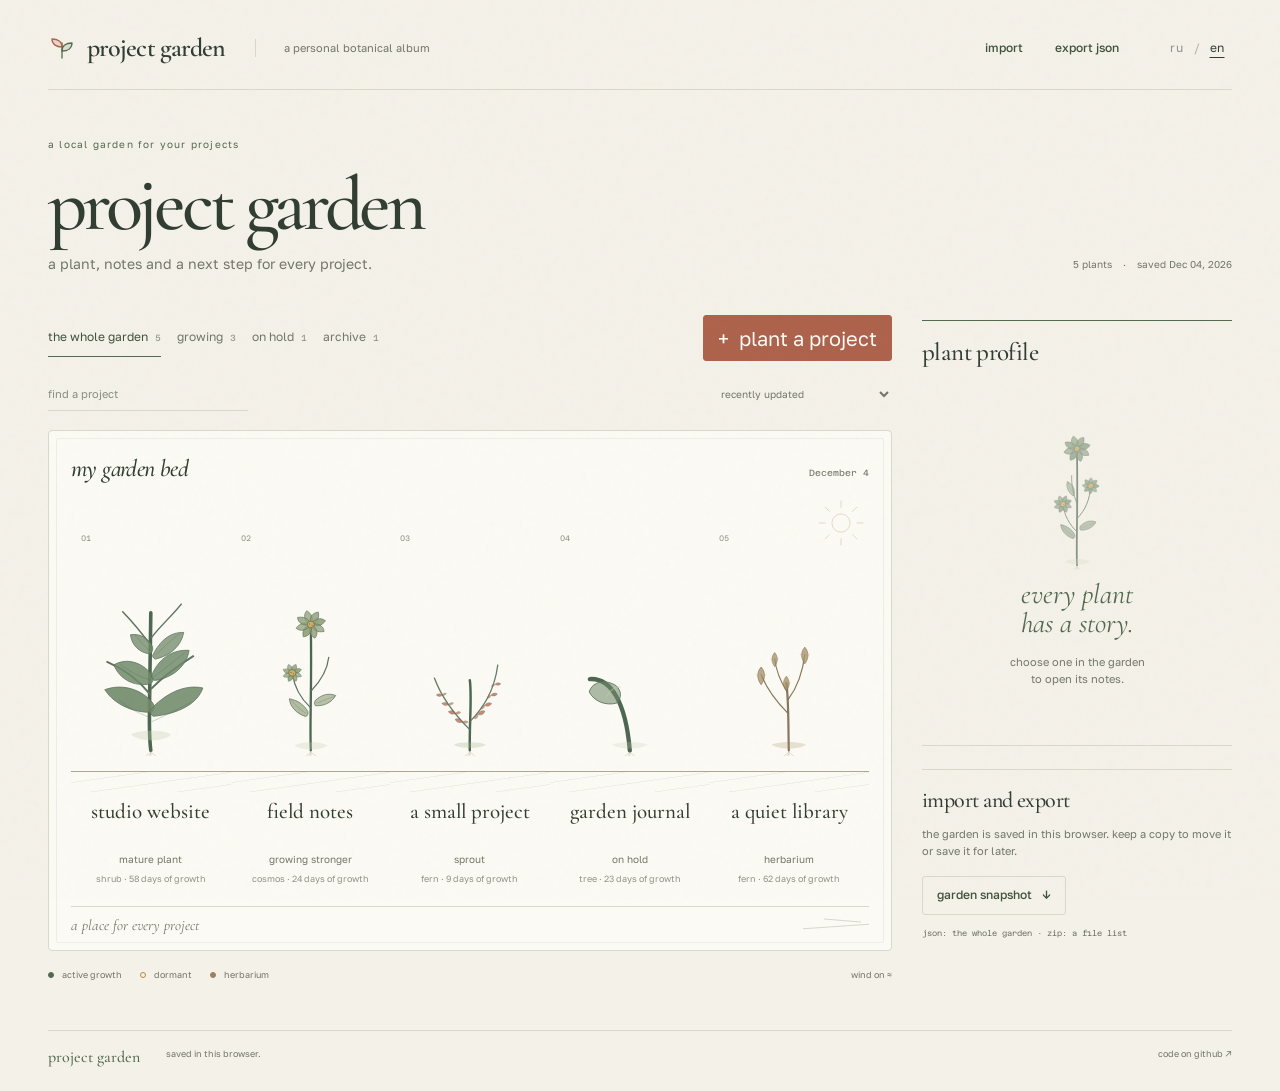
<file: index.html>
<!DOCTYPE html>

<html lang="en">
<head>
<meta charset="utf-8"/>
<meta content="width=device-width, initial-scale=1" name="viewport"/>
<title data-i18n="s130">project garden: a garden for projects</title>
<meta content="a local garden for projects, notes and next steps. plants grow over time and your data stays in your browser." data-i18n-content="s129" name="description"/>
<meta content="#f4f1e9" name="theme-color"/>
<meta content="project garden: a garden for projects" data-i18n-content="s130" property="og:title"/>
<meta content="a plant, notes and a next step for every project. a local botanical garden." data-i18n-content="s131" property="og:description"/>
<meta content="website" property="og:type"/>
<meta content="https://chebaturkin.github.io/project-garden/?lang=en" data-i18n-content="socialUrl" property="og:url"/>
<meta content="https://chebaturkin.github.io/project-garden/docs/images/en/garden.png" data-i18n-content="socialImage" property="og:image"/>
<link href="favicon.svg" rel="icon" type="image/svg+xml"/>
<link href="https://fonts.googleapis.com" rel="preconnect"/>
<link crossorigin="" href="https://fonts.gstatic.com" rel="preconnect"/>
<link href="https://fonts.googleapis.com/css2?family=Azeret+Mono:wght@400;500&amp;family=Cormorant+Garamond:ital,wght@0,400;0,500;0,600;1,400;1,500&amp;family=Golos+Text:wght@400;500;600&amp;display=swap" rel="stylesheet"/>
<link href="styles.css" rel="stylesheet"/>
</head>
<body>
<a class="skip-link" data-i18n="s144" href="#main-content">к содержанию</a>
<main class="app-shell" id="main-content">
<header class="topbar">
<a aria-label="project garden, на главную" class="brand" data-i18n-aria-label="s132" href="./">
<svg aria-hidden="true" class="brand-mark" focusable="false" viewbox="0 0 28 28">
<path d="M14 24V9"></path>
<path d="M14 13C8 13 4 10 4 5c6 0 10 3 10 8Z"></path>
<path d="M14 17c6 0 10-3 10-8-6 0-10 3-10 8Z"></path>
</svg>
<span class="brand-name">project garden</span>
</a>
<span class="topbar-note" data-i18n="s145">личный ботанический альбом</span>
<nav aria-label="инструменты журнала" class="top-actions" data-i18n-aria-label="s133">
<button class="button button-link" data-i18n="s146" id="import-button" type="button">импорт</button>
<button class="button button-link" data-i18n="s147" id="export-json" type="button">экспорт json</button>
</nav>
<nav aria-label="language" class="language-control" data-language-control=""><button aria-label="русский" aria-pressed="false" data-language="ru" lang="ru" type="button">ru</button><span aria-hidden="true">/</span><button aria-label="english" aria-pressed="false" data-language="en" lang="en" type="button">en</button></nav></header>
<section aria-labelledby="page-title" class="intro">
<div>
<p class="eyebrow" data-i18n="s148">локальный сад для ваших проектов</p>
<h1 data-i18n="s116" id="page-title">сад проектов</h1>
<p class="intro-copy" data-i18n="s149">здесь у каждого проекта своё растение, заметки и следующий шаг.</p>
</div>
<div aria-label="сводка сада" class="intro-meta" data-i18n-aria-label="s134">
<span data-i18n="s150" id="project-count">0 растений</span>
<span aria-hidden="true" class="meta-separator">·</span>
<span data-i18n="s44" id="last-sync">локально</span>
</div>
</section>
<div class="workspace">
<section aria-labelledby="garden-title" class="garden-column">
<div class="garden-toolbar">
<div aria-label="фильтр по состоянию" class="filters" data-i18n-aria-label="s135" role="group">
<button class="filter-button is-active" data-filter="all" type="button"><span data-i18n="s151">весь сад</span> <span class="filter-count" id="filter-count-all">0</span></button>
<button class="filter-button" data-filter="active" type="button"><span data-i18n="s152">рост</span> <span class="filter-count" id="filter-count-active">0</span></button>
<button class="filter-button" data-filter="sleeping" type="button"><span data-i18n="s153">пауза</span> <span class="filter-count" id="filter-count-sleeping">0</span></button>
<button class="filter-button" data-filter="archived" type="button"><span data-i18n="s82">архив</span> <span class="filter-count" id="filter-count-archived">0</span></button>
</div>
<div class="garden-tools" role="search">
<label class="search-field">
<span class="visually-hidden" data-i18n="s154">поиск по саду</span>
<input autocomplete="off" data-i18n-placeholder="s136" id="project-search" placeholder="найти проект" type="search"/>
<button aria-label="очистить поиск" class="search-clear" data-i18n-aria-label="s137" hidden="" id="clear-search" type="button">×</button>
</label>
<label class="sort-field">
<span class="visually-hidden" data-i18n="s155">сортировка проектов</span>
<select id="project-sort">
<option data-i18n="s156" value="updated">сначала обновлённые</option>
<option data-i18n="s157" value="name">по названию</option>
<option data-i18n="s158" value="status">по состоянию</option>
</select>
</label>
</div>
<button class="button button-plant" id="add-project" type="button"><span aria-hidden="true">+</span> <span data-i18n="s159">посадить проект</span></button>
</div>
<div class="garden-scene" id="garden-scene">
<div class="scene-heading">
<h2 data-i18n="s160" id="garden-title">моя грядка</h2>
<span class="scene-date" id="scene-date"></span>
</div>
<svg aria-hidden="true" class="scene-sun" viewbox="0 0 80 80"><circle cx="40" cy="40" r="13"></circle><path d="M40 8v10m0 44v10M8 40h10m44 0h10M17 17l7 7m32 32 7 7M17 63l7-7m32-32 7-7"></path></svg>
<div class="garden-empty" hidden="" id="garden-empty">
<span class="empty-stamp" data-i18n="s161">пустая грядка</span>
<h3 data-i18n="s31" id="empty-title">посадите первый проект</h3>
<p data-i18n="s33" id="empty-copy">добавьте растение вручную или импортируйте json. сад сохранится в этом браузере.</p>
<button class="button button-secondary" data-action="empty-add" data-i18n="s162" type="button">добавить растение</button>
<button class="button button-quiet" data-i18n="s163" hidden="" id="clear-filter" type="button">показать все</button>
</div>
<div class="plants-layer" id="plants-layer"></div>
<div aria-hidden="true" class="soil">
<span class="soil-label" data-i18n="s120">у каждого проекта своё место</span>
<span class="soil-line"></span>
<span class="soil-line soil-line-short"></span>
</div>
</div>
<div class="garden-footer">
<span><i aria-hidden="true" class="legend-dot legend-active"></i> <span data-i18n="s102">активный рост</span></span>
<span><i aria-hidden="true" class="legend-dot legend-sleeping"></i> <span data-i18n="s164">спячка</span></span>
<span><i aria-hidden="true" class="legend-dot legend-archived"></i> <span data-i18n="s37">гербарий</span></span>
<button aria-pressed="true" class="motion-toggle" id="motion-toggle" type="button"><span data-i18n="s165">ветер включён</span> <span aria-hidden="true">≈</span></button>
</div>
</section>
<aside class="side-column">
<section aria-labelledby="inspector-title" class="panel inspector-panel">
<div class="section-heading compact">
<div>
<h2 data-i18n="s166" id="inspector-title">паспорт растения</h2>
</div>
<span class="panel-index" id="panel-index"></span>
</div>
<div class="inspector-empty" id="inspector-empty">
<div aria-hidden="true" class="empty-specimen" id="empty-specimen"></div>
<p><span data-i18n="s167">у каждого растения</span><br/><span data-i18n="s168">есть своя история.</span></p>
<span><span data-i18n="s169">выберите его на грядке,</span><br/><span data-i18n="s170">чтобы открыть заметки.</span></span>
</div>
<form class="project-form" hidden="" id="project-form">
<input id="project-id" name="id" type="hidden"/>
<div aria-hidden="true" class="plant-preview" id="plant-preview"></div>
<div class="botanical-caption"><span id="plant-species"></span><span id="growth-stage"></span></div>
<div aria-hidden="true" class="growth-track"><span id="growth-fill"></span></div>
<div class="growth-info"><span id="growth-days"></span><button id="preview-growth" type="button"><span data-i18n="s171">посмотреть рост</span> <span aria-hidden="true">↗</span></button></div>
<div class="status-line">
<span class="status-marker" id="status-marker"></span>
<span class="mono" data-i18n="s105" id="status-copy">активен</span>
<span class="mono status-age" data-i18n="s172" id="status-age">обновлено сегодня</span>
</div>
<label class="field field-large">
<span data-i18n="s173">название</span>
<input data-i18n-placeholder="s138" id="project-name" maxlength="60" name="name" placeholder="например, сайт студии" required=""/>
</label>
<div class="form-grid">
<label class="field">
<span data-i18n="s174">состояние</span>
<select id="project-status" name="status">
<option data-i18n="s102" value="active">активный рост</option>
<option data-i18n="s103" value="sleeping">в спячке</option>
<option data-i18n="s104" value="archived">в архиве</option>
</select>
</label>
<label class="field color-field">
<span data-i18n="s175">цвет листьев</span>
<input id="project-color" name="color" type="color" value="#b7644a"/>
</label>
</div>
<label class="field">
<span data-i18n="s176">заметка</span>
<textarea data-i18n-placeholder="s139" id="project-note" maxlength="240" name="note" placeholder="что важно помнить" rows="2"></textarea>
</label>
<label class="field next-step-field">
<span data-i18n="s177">следующий шаг</span>
<input data-i18n-placeholder="s140" id="project-next-step" maxlength="120" name="nextStep" placeholder="например, собрать обратную связь"/>
</label>
<details class="project-details">
<summary data-i18n="s178">описание и дата</summary>
<label class="field">
<span data-i18n="s179">описание</span>
<textarea data-i18n-placeholder="s141" id="project-description" maxlength="220" name="description" placeholder="что растёт и зачем" rows="2"></textarea>
</label>
<label class="field">
<span data-i18n="s180">последнее обновление</span>
<input id="project-updated" name="updatedAt" type="date"/>
</label>
</details>
<div class="form-actions">
<button class="button button-primary" data-i18n="s181" type="submit">сохранить паспорт</button>
<button class="button button-secondary" data-i18n="s182" id="duplicate-project" type="button">дублировать</button>
<button class="button button-quiet" data-i18n="s183" id="delete-project" type="button">удалить</button>
</div>
</form>
</section>
<section aria-labelledby="tools-title" class="panel tools-panel">
<div class="section-heading compact">
<div>
<h2 data-i18n="s184" id="tools-title">импорт и экспорт</h2>
</div>
</div>
<p class="panel-copy" data-i18n="s185">сад хранится в этом браузере. сохраните копию, чтобы перенести его или оставить себе.</p>
<div class="tool-actions">
<button class="button button-secondary" id="export-png" type="button"><span data-i18n="s186">снимок сада</span> <span aria-hidden="true">↓</span></button>
</div>
<label class="visually-hidden" data-i18n="s142" for="file-input">файл json или zip для импорта</label>
<input accept=".json,.zip,application/json,application/zip" aria-label="файл json или zip для импорта" class="visually-hidden" data-i18n-aria-label="s142" id="file-input" type="file"/>
<p class="file-note mono" data-i18n="s187" id="file-note">json: весь сад · zip: список файлов</p>
</section>
</aside>
</div>
<footer class="page-footer"><span>project garden</span><span data-i18n="s188">хранится в этом браузере.</span><a data-i18n="s189" href="https://github.com/chebaturkin/project-garden" rel="noreferrer" target="_blank">код на github ↗</a></footer>
<p aria-live="polite" class="toast" id="toast" role="status"></p>
</main>
<dialog aria-labelledby="growth-title" class="growth-dialog" id="growth-dialog">
<div class="dialog-heading"><div><p class="eyebrow" data-i18n="s190">ботаническое наблюдение</p><h2 data-i18n="s191" id="growth-title">как растёт растение</h2></div><button aria-label="закрыть наблюдение" class="dialog-close" data-i18n-aria-label="s143" id="close-growth" type="button">×</button></div>
<p class="growth-project-name" id="growth-project-name"></p>
<div aria-hidden="true" class="growth-specimen" id="growth-specimen"></div>
<div class="growth-reading"><span id="growth-preview-stage"></span><output data-i18n="s192" for="growth-slider" id="growth-preview-days">0 дней</output></div>
<label class="visually-hidden" data-i18n="s193" for="growth-slider">дни активного роста</label>
<input id="growth-slider" max="90" min="0" type="range" value="0"/>
<div aria-hidden="true" class="growth-scale"><span data-i18n="s194">посадка</span><span data-i18n="s195">две недели</span><span data-i18n="s196">три месяца</span></div>
<p class="growth-explanation" data-i18n="s197">передвиньте ползунок, чтобы посмотреть рост. в саду растение меняется с течением времени. пауза останавливает рост, а заметки помогают помнить, что дальше.</p>
<p class="growth-footnote" data-i18n="s198">наблюдение не меняет проект.</p>
</dialog>
<script src="app.js" type="module"></script>
</body>
</html>
</file>
<file: styles.css>
:root {
  color-scheme: light;
  --milk: #f4f1e9;
  --paper: #fcfaf4;
  --paper-soft: #eeeadf;
  --ink: #303d30;
  --muted: #727668;
  --line: #d9d9ca;
  --moss: #53694f;
  --moss-dark: #3e513b;
  --sage: #a2b492;
  --terracotta: #ad624b;
  --clay-dark: #914a36;
  --ochre: #b38a45;
  --soil: #e5dfcf;
  --shadow: rgba(44, 57, 39, .06);
  --serif: "Cormorant Garamond", Georgia, serif;
  --mono: "Azeret Mono", "SFMono-Regular", Consolas, monospace;
  --sans: "Golos Text", ui-sans-serif, system-ui, sans-serif;
}
* { box-sizing: border-box; }
html { background: var(--milk); }
body { min-width: 320px; margin: 0; color: var(--ink); background: var(--milk); font: 14px/1.55 var(--sans); -webkit-font-smoothing: antialiased; }
body::before { position: fixed; inset: 0; z-index: 10; pointer-events: none; opacity: .025; content: ""; background-image: url("data:image/svg+xml,%3Csvg viewBox='0 0 160 160' xmlns='http://www.w3.org/2000/svg'%3E%3Cfilter id='n'%3E%3CfeTurbulence type='fractalNoise' baseFrequency='.8' numOctaves='3' stitchTiles='stitch'/%3E%3C/filter%3E%3Cpath fill='%23000' filter='url(%23n)' opacity='.8' d='M0 0h160v160H0z'/%3E%3C/svg%3E"); }
button, input, textarea, select { font: inherit; }
button { cursor: pointer; }
a { color: inherit; }
h1, h2, h3, p { margin-top: 0; }
h1, h2, h3 { font-family: var(--serif); font-weight: 500; }
h1 { margin: 0 0 13px; font-size: clamp(58px, 6vw, 88px); line-height: .92; letter-spacing: -.055em; }
h2 { margin: 0; font-size: 29px; line-height: 1.1; letter-spacing: -.025em; }
h3 { margin-bottom: 12px; font-size: 34px; font-weight: 400; line-height: 1; }
[hidden] { display: none !important; }
.visually-hidden { position: absolute !important; width: 1px !important; height: 1px !important; overflow: hidden !important; clip-path: inset(50%) !important; white-space: nowrap !important; }
.skip-link { position: fixed; top: 12px; left: 12px; z-index: 30; transform: translateY(-180%); padding: 10px 14px; background: var(--moss); color: var(--paper); }
.skip-link:focus { transform: none; }
:where(button, a, input, textarea, select):focus-visible { outline: 2px solid var(--ochre); outline-offset: 4px; }
.app-shell { width: min(1500px, calc(100% - 96px)); margin: 0 auto; padding: 26px 0 24px; }
.topbar { display: flex; align-items: center; gap: 30px; padding-bottom: 19px; border-bottom: 1px solid var(--line); }
.brand { display: inline-flex; align-items: center; gap: 11px; font: 600 26px/1 var(--serif); letter-spacing: -.035em; text-decoration: none; }
.brand-mark { width: 28px; height: 28px; fill: none; stroke: var(--moss); stroke-width: 1.3; stroke-linecap: round; stroke-linejoin: round; }
.brand-mark path:nth-child(2) { fill: #ad624b30; stroke: var(--terracotta); }
.brand-mark path:nth-child(3) { fill: #a2b49250; }
.topbar-note { padding-left: 28px; border-left: 1px solid var(--line); color: var(--muted); font-size: 11px; }
.top-actions { display: flex; gap: 6px; margin-left: auto; }
.button { display: inline-flex; align-items: center; justify-content: center; gap: 10px; min-height: 39px; border: 1px solid var(--line); border-radius: 3px; padding: 10px 14px; color: var(--moss-dark); background: transparent; font-size: 11px; font-weight: 500; line-height: 1.2; transition: background-color .2s, border-color .2s, color .2s, transform .2s; }
.button:hover { border-color: var(--moss); background: #a2b49214; }
.button:active { transform: translateY(1px); }
.button-link { border-color: transparent; padding-inline: 12px; }
.button-link:hover { border-color: var(--line); background: var(--paper); }
.button-primary { border-color: var(--moss); color: var(--paper); background: var(--moss); }
.button-primary:hover { background: var(--moss-dark); color: var(--paper); }
.button-plant { margin-left: auto; border-color: var(--terracotta); background: var(--terracotta); color: var(--paper); white-space: nowrap; }
.button-plant span { font-size: 20px; font-weight: 400; }
.button-plant:hover { border-color: var(--clay-dark); background: var(--clay-dark); color: var(--paper); }
.button-quiet { border-color: transparent; color: var(--terracotta); }
.button-quiet:hover { border-color: #ad624b40; background: #ad624b0a; }
.intro { display: flex; align-items: end; justify-content: space-between; gap: 32px; padding: 47px 0 40px; }
.eyebrow { margin: 0 0 17px; color: var(--moss); font-size: 10px; letter-spacing: .12em; }
.intro-copy { max-width: 490px; margin: 0; color: var(--muted); font-size: 13px; }
.intro-meta { display: flex; align-items: center; gap: 11px; padding-bottom: 2px; color: var(--muted); font-size: 10px; white-space: nowrap; }
.meta-separator { color: var(--terracotta); }
.mono, .panel-index, .scene-date, .plant-index { font-family: var(--mono); }
.workspace { display: grid; grid-template-columns: minmax(0, 1fr) 310px; gap: 30px; align-items: start; }
.garden-column, .panel { min-width: 0; }
.garden-toolbar { display: flex; align-items: center; flex-wrap: wrap; gap: 16px; margin-bottom: 19px; }
.filters { display: flex; gap: 16px; align-items: center; }
.filter-button { min-height: 39px; border: 0; border-bottom: 1px solid transparent; padding: 8px 0; background: transparent; color: var(--muted); font-size: 11px; white-space: nowrap; transition: border-color .2s, color .2s; }
.filter-button:hover, .filter-button.is-active { color: var(--moss-dark); border-bottom-color: var(--moss); }
.filter-count { margin-left: 4px; color: #929585; font: 9px var(--mono); }
.garden-tools { order: 3; display: flex; flex: 1 1 100%; justify-content: space-between; align-items: center; gap: 16px; }
.search-field { position: relative; display: block; width: 200px; }
.search-field input { border: 0; border-bottom: 1px solid var(--line); border-radius: 0; padding: 8px 24px 8px 0; background: transparent; font-size: 11px; }
.search-field input::-webkit-search-cancel-button { appearance: none; }
.search-clear { position: absolute; top: 2px; right: 0; width: 30px; height: 30px; border: 0; background: transparent; color: var(--muted); font-size: 19px; }
.sort-field { width: 175px; }
.sort-field select { padding: 6px 0; border: 0; background: transparent; color: var(--muted); font-size: 10px; }
.garden-scene { position: relative; min-height: 480px; border: 1px solid var(--line); border-radius: 4px; padding: 25px 22px 64px; background: var(--paper); isolation: isolate; }
.garden-scene::before { content: ""; position: absolute; inset: 7px; border: 1px solid #d9d9ca65; border-radius: 2px; pointer-events: none; z-index: -1; }
.scene-heading { display: flex; align-items: baseline; justify-content: space-between; gap: 16px; }
.scene-heading h2 { font-size: 24px; font-style: italic; }
.scene-date { color: var(--muted); font-size: 9px; }
.scene-sun { position: absolute; top: 64px; right: 22px; width: 56px; height: 56px; fill: none; stroke: var(--ochre); stroke-width: .8; opacity: .5; }
.plants-layer { display: grid; grid-template-columns: repeat(auto-fit, minmax(142px, 1fr)); align-items: end; gap: 22px 0; padding-top: 44px; }
.plant-button { position: relative; min-width: 0; height: 340px; border: 0; padding: 0 6px; color: inherit; background: transparent; text-align: center; border-radius: 2px; }
.plant-button::before { content: ""; position: absolute; right: 0; bottom: 85px; left: 0; height: 20px; border-top: 1px solid #aea891; background: repeating-linear-gradient(-8deg, transparent 0 7px, #aea89125 7px 8px, transparent 8px 12px); pointer-events: none; }
.plant-button::after { content: ""; position: absolute; top: 5px; left: 50%; height: 22px; border-left: 1px solid var(--terracotta); opacity: 0; transform: translateY(-6px); transition: opacity .3s, transform .3s; }
.plant-button.is-selected::after { opacity: 1; transform: none; }
.plant-figure { display: flex; height: 100%; flex-direction: column; align-items: center; }
.plant-index { position: absolute; top: 7px; left: 10px; color: #9a9d8e; font-size: 8px; }
.plant-art { width: 100%; height: 252px; display: flex; align-items: end; justify-content: center; transition: transform .45s cubic-bezier(.22, 1, .36, 1); }
.plant-svg { display: block; width: min(100%, 190px); height: 252px; overflow: visible; }
.plant-button:hover .plant-art { transform: translateY(-3px); }
.plant-label { max-width: 100%; margin-top: 23px; color: var(--ink); font: 500 21px/1.05 var(--serif); transition: color .2s; overflow-wrap: anywhere; }
.plant-button.is-selected .plant-label, .plant-button:hover .plant-label { color: var(--terracotta); }
.plant-state { margin-top: 7px; color: var(--muted); font-size: 9px; }
.plant-age { margin-top: 4px; color: #919487; font-size: 8px; }
.plant-sway { transform-origin: 120px 330px; }
.plant-leaf { transform-origin: 120px 270px; }
.plant-button.is-in-view .plant-sway, .plant-preview .plant-sway, .growth-specimen .plant-sway { animation: plant-wind var(--wind-duration, 7s) ease-in-out var(--wind-delay, -2s) infinite alternate; }
.plant-button.is-in-view .plant-leaf { animation: leaf-wind 5.5s ease-in-out var(--wind-delay, -2s) infinite alternate; }
.plant-svg[data-status="sleeping"] .plant-sway { animation-duration: 11s; }
.plant-svg[data-status="archived"] .plant-sway { animation: none; }
.plant-button.is-entering .plant-art { animation: plant-arrive .7s cubic-bezier(.22, 1, .36, 1) both; }
.soil { position: absolute; bottom: 16px; left: 22px; right: 22px; height: 28px; border-top: 1px solid var(--line); color: var(--muted); }
.soil-label { position: absolute; left: 0; bottom: 0; font: italic 15px var(--serif); }
.soil-line { position: absolute; right: 0; bottom: 7px; width: 66px; border-top: 1px solid #aea89170; transform: rotate(-4deg); }
.soil-line-short { right: 8px; bottom: 13px; width: 37px; transform: rotate(5deg); }
.garden-empty { position: relative; width: min(350px, 100%); margin: 105px auto 55px; text-align: center; }
.garden-empty p { margin: 0 auto 20px; color: var(--muted); font-size: 12px; }
.empty-stamp { display: inline-block; margin-bottom: 18px; color: var(--terracotta); font-size: 10px; }
.garden-footer { display: flex; align-items: center; flex-wrap: wrap; gap: 10px 18px; padding: 14px 0 0; color: var(--muted); font-size: 9px; }
.legend-dot { display: inline-block; width: 6px; height: 6px; margin-right: 6px; border: 1px solid currentColor; border-radius: 50%; }
.legend-active { color: var(--moss); background: currentColor; }
.legend-sleeping { color: var(--ochre); }
.legend-archived { color: #968361; background: currentColor; }
.motion-toggle { display: inline-flex; gap: 10px; align-items: center; margin-left: auto; padding: 3px 0; border: 0; border-bottom: 1px solid transparent; color: var(--muted); background: transparent; font-size: 9px; }
.motion-toggle:hover { border-bottom-color: var(--line); color: var(--moss); }
.motion-toggle span { color: var(--moss); font-size: 18px; line-height: 1; }
.side-column { display: grid; gap: 23px; padding-top: 5px; }
.panel { border-top: 1px solid var(--moss); padding: 18px 0 0; }
.section-heading { display: flex; justify-content: space-between; align-items: baseline; gap: 16px; margin-bottom: 20px; }
.panel h2 { font-size: 25px; }
.panel-index { color: var(--muted); font-size: 9px; }
.inspector-empty { display: flex; min-height: 360px; flex-direction: column; align-items: center; justify-content: center; border-bottom: 1px solid var(--line); padding: 0 20px 30px; text-align: center; }
.empty-specimen { opacity: .65; }
.empty-specimen .plant-svg { width: 120px; height: 155px; }
.inspector-empty p { margin: 10px 0 14px; color: var(--moss); font: italic 28px/1.05 var(--serif); }
.inspector-empty > span { color: var(--muted); font-size: 11px; }
.project-form { animation: passport-open .4s ease both; }
.plant-preview { display: grid; height: 158px; place-items: center; border-bottom: 1px solid var(--line); background: #fcfaf480; }
.plant-preview .plant-svg { width: 110px; height: 153px; }
.botanical-caption, .growth-info { display: flex; justify-content: space-between; align-items: center; gap: 10px; font-size: 9px; }
.botanical-caption { margin-top: 11px; color: var(--moss); }
.botanical-caption span:first-child { font: italic 17px var(--serif); }
.growth-track { height: 2px; margin: 9px 0; background: var(--line); }
.growth-track span { display: block; height: 100%; background: var(--sage); transition: width .5s; }
.growth-info { margin-bottom: 22px; color: var(--muted); }
.growth-info button { padding: 3px 0; border: 0; border-bottom: 1px solid var(--line); background: transparent; color: var(--moss); font-size: inherit; }
.status-line { display: flex; align-items: center; flex-wrap: wrap; gap: 7px; margin-bottom: 15px; color: var(--moss); font-size: 8px; }
.status-marker { width: 6px; height: 6px; border: 1px solid currentColor; border-radius: 50%; background: currentColor; }
.status-age { margin-left: auto; color: var(--muted); font-size: 8px; }
.field { display: grid; gap: 7px; margin-bottom: 13px; color: var(--muted); font-size: 10px; line-height: 1.2; }
input, textarea, select { width: 100%; min-width: 0; border: 1px solid var(--line); border-radius: 2px; padding: 9px 10px; color: var(--ink); background: #fcfaf480; transition: border-color .2s, background-color .2s; }
input:hover, textarea:hover, select:hover { border-color: #a7ae99; }
input:focus, textarea:focus, select:focus { border-color: var(--moss); background: var(--paper); }
input::placeholder, textarea::placeholder { color: #898d80; }
.field-large input { padding: 8px 0; border: 0; border-bottom: 1px solid var(--line); background: transparent; font: 500 29px/1 var(--serif); }
textarea { min-height: 58px; resize: vertical; line-height: 1.45; }
.form-grid { display: grid; grid-template-columns: 1fr 73px; gap: 12px; }
.color-field input { height: 35px; padding: 4px; }
.next-step-field { margin-top: 20px; padding-left: 11px; border-left: 2px solid var(--sage); color: var(--moss); }
.form-actions { display: flex; flex-wrap: wrap; gap: 8px; margin-top: 20px; }
.form-actions .button-primary { flex: 1 1 100%; }
.form-actions .button-quiet { margin-left: auto; }
.tools-panel { border-top-color: var(--line); }
.tools-panel .section-heading { margin-bottom: 12px; }
.tools-panel h2 { font-size: 22px; }
.panel-copy { margin-bottom: 16px; color: var(--muted); font-size: 11px; line-height: 1.6; }
.file-note { margin: 12px 0 0; color: var(--muted); font-size: 8px; line-height: 1.65; }
.page-footer { display: flex; gap: 26px; margin-top: 44px; border-top: 1px solid var(--line); padding-top: 16px; color: var(--muted); font-size: 9px; }
.page-footer span:first-child { color: var(--moss); font: 500 16px var(--serif); }
.page-footer a { margin-left: auto; text-decoration: none; }
.page-footer a:hover { color: var(--terracotta); }
.toast { position: fixed; right: 28px; bottom: 24px; z-index: 20; max-width: 360px; margin: 0; border: 1px solid var(--line); border-left: 3px solid var(--terracotta); border-radius: 3px; padding: 12px 16px; color: var(--ink); background: var(--paper); box-shadow: 0 8px 24px var(--shadow); font-size: 12px; opacity: 0; transform: translateY(8px); pointer-events: none; transition: opacity .2s, transform .2s; }
.toast.is-visible { opacity: 1; transform: none; }
.growth-dialog { width: min(480px, calc(100% - 32px)); max-height: calc(100dvh - 32px); padding: 25px 30px; border: 1px solid var(--line); border-radius: 4px; color: var(--ink); background: var(--paper); box-shadow: 0 24px 100px #303d3020; }
.growth-dialog[open] { animation: passport-open .3s ease both; }
.growth-dialog::backdrop { background: #303d3040; backdrop-filter: blur(3px); }
.dialog-heading { display: flex; justify-content: space-between; align-items: start; gap: 16px; }
.dialog-heading .eyebrow { margin-bottom: 10px; }
.dialog-heading h2 { font-size: 34px; }
.dialog-close { flex: 0 0 30px; height: 30px; border: 1px solid var(--line); background: transparent; color: var(--muted); font-size: 22px; }
.growth-project-name { margin: 12px 0 0; color: var(--muted); font-size: 12px; }
.growth-specimen { display: grid; height: 270px; margin: 15px 0; place-items: end center; border-bottom: 1px solid #aea891; }
.growth-specimen .plant-svg { width: 190px; height: 270px; }
.growth-reading { display: flex; justify-content: space-between; color: var(--moss); font-size: 11px; }
#growth-slider { height: 32px; margin: 12px 0 0; padding: 0; accent-color: var(--moss); cursor: ew-resize; }
.growth-scale { display: flex; justify-content: space-between; color: var(--muted); font-size: 8px; }
.growth-explanation { margin: 25px 0 12px; color: var(--muted); font-size: 12px; line-height: 1.65; }
.growth-footnote { margin: 0; color: var(--terracotta); font-size: 9px; }
[data-motion="off"] .plant-sway, [data-motion="off"] .plant-leaf, [data-motion="off"] .plant-art, [data-motion="off"] .project-form { animation: none !important; }
[data-page-visible="false"] .plant-sway, [data-page-visible="false"] .plant-leaf { animation-play-state: paused !important; }
@keyframes plant-wind { from { transform: rotate(-1.1deg); } to { transform: rotate(1.4deg); } }
@keyframes leaf-wind { from { transform: rotate(-.5deg); } to { transform: rotate(.8deg); } }
@keyframes plant-arrive { from { opacity: 0; transform: translateY(10px) scale(.94); transform-origin: 50% 100%; } to { opacity: 1; transform: none; } }
@keyframes passport-open { from { opacity: 0; transform: translateY(7px); } to { opacity: 1; transform: none; } }
@media (min-width: 1600px) { .workspace { grid-template-columns: minmax(0, 1fr) 330px; gap: 42px; } .plants-layer { grid-template-columns: repeat(auto-fit, minmax(160px, 1fr)); } }
@media (max-width: 1150px) { .app-shell { width: calc(100% - 56px); } .workspace { grid-template-columns: minmax(0, 1fr) 285px; gap: 24px; } .plants-layer { grid-template-columns: repeat(auto-fit, minmax(120px, 1fr)); } .filters { gap: 11px; } .plant-label { font-size: 19px; } }
@media (max-width: 900px) { .app-shell { width: min(760px, calc(100% - 40px)); } .workspace { grid-template-columns: 1fr; } .side-column { grid-template-columns: 1fr 1fr; gap: 28px; margin-top: 12px; } .intro-meta { flex-direction: column; align-items: end; gap: 4px; } .meta-separator { display: none; } .topbar-note { display: none; } .plants-layer { grid-template-columns: repeat(auto-fit, minmax(142px, 1fr)); } .garden-tools { order: 0; flex: 0 1 auto; } .search-field { width: 130px; } .sort-field { display: none; } }
@media (max-width: 600px) {
  .app-shell { width: calc(100% - 32px); padding-top: 19px; }
  .topbar { gap: 12px; padding-bottom: 16px; }
  .brand { gap: 7px; font-size: 23px; }
  .brand-mark { width: 23px; height: 23px; }
  .top-actions { gap: 0; }
  .button-link { padding: 6px; font-size: 9px; min-height: 32px; }
  .intro { display: block; padding: 37px 0 28px; }
  h1 { font-size: clamp(54px, 15vw, 75px); }
  .eyebrow { font-size: 8px; margin-bottom: 17px; }
  .intro-copy { font-size: 11px; max-width: 270px; }
  .intro-meta { flex-direction: row; justify-content: start; gap: 9px; margin-top: 17px; font-size: 8px; }
  .meta-separator { display: inline; }
  .garden-toolbar { gap: 13px 10px; margin-bottom: 14px; }
  .filters { flex: 1 1 100%; justify-content: space-between; gap: 9px; }
  .filter-button { min-height: 34px; font-size: 10px; }
  .garden-tools { flex: 1 1 0; }
  .search-field { width: 100%; }
  .search-field input { font-size: 10px; }
  .button-plant { min-height: 36px; padding: 8px 11px; font-size: 10px; }
  .button-plant span { font-size: 16px; }
  .garden-scene { padding: 20px 12px 60px; min-height: 420px; }
  .scene-heading h2 { font-size: 23px; }
  .scene-date { font-size: 7px; }
  .scene-sun { top: 48px; right: 15px; width: 40px; height: 40px; }
  .plants-layer { grid-template-columns: repeat(2, minmax(0, 1fr)); padding-top: 28px; gap: 22px 0; }
  .plant-button { height: 294px; }
  .plant-art, .plant-svg { height: 209px; }
  .plant-svg { width: min(100%, 150px); }
  .plant-label { max-width: 135px; margin-top: 20px; font-size: 21px; }
  .plant-state { font-size: 9px; }
  .plant-age { font-size: 8px; }
  .plant-button::before { bottom: 85px; }
  .plant-index { top: 0; font-size: 7px; }
  .soil { left: 16px; right: 16px; }
  .soil-label { font-size: 13px; }
  .garden-footer { gap: 10px 13px; font-size: 8px; }
  .motion-toggle { margin-left: 0; min-height: 30px; font-size: 8px; }
  .side-column { grid-template-columns: 1fr; gap: 27px; margin-top: 17px; }
  .inspector-empty { min-height: 270px; }
  .panel { padding-top: 17px; }
  .panel h2 { font-size: 28px; }
  .field { font-size: 11px; }
  .field input, .field textarea, .field select { font-size: 16px; }
  .field-large input { font-size: 31px; }
  .status-line, .status-age { font-size: 8px; }
  .growth-info, .botanical-caption { font-size: 10px; }
  .panel-copy { font-size: 12px; }
  .button { min-height: 40px; }
  .page-footer { gap: 10px; flex-wrap: wrap; margin-top: 32px; }
  .page-footer span:nth-child(2) { flex: 1 1 100%; order: 3; }
  .toast { left: 16px; right: 16px; bottom: 16px; max-width: none; }
  .growth-dialog { padding: 22px; }
  .dialog-heading h2 { font-size: 29px; }
  .growth-specimen { height: 220px; }
  .growth-specimen .plant-svg { height: 220px; }
}
@media (prefers-reduced-motion: reduce) { *, *::before, *::after { animation: none !important; transition: none !important; scroll-behavior: auto !important; } }
/* The passport keeps the note and next step visible; extra context unfolds. */
.button { font-size: 12px; }
.intro-copy { font-size: 14px; }
.filter-button { font-size: 12px; }
.plant-state { font-size: 10px; }
.plant-age { font-size: 9px; }
.plant-preview { height: 112px; }
.plant-preview .plant-svg { height: 109px; width: 80px; }
.field { font-size: 11px; }
.field input, .field textarea, .field select { font-size: 12px; }
.field-large input { font-size: 29px; }
.project-details { margin-top: 18px; color: var(--muted); font-size: 11px; }
.project-details summary { width: fit-content; cursor: pointer; padding-block: 4px; }
.project-details[open] summary { margin-bottom: 15px; }
.project-details summary:focus-visible { outline: 2px solid var(--ochre); outline-offset: 4px; }
.growth-specimen .plant-growth { transition: transform .3s ease-out; }
.motion-toggle:disabled { cursor: default; opacity: .75; }
@media (max-width: 600px) {
  .button-link { font-size: 9px; }
  .intro-copy { font-size: 12px; }
  .filter-button { font-size: 11px; }
  .button-plant { font-size: 10px; }
  .plant-state { font-size: 9px; }
  .plant-age { font-size: 8px; }
  .field input, .field textarea, .field select { font-size: 16px; }
  .field-large input { font-size: 31px; }
}
/* Two label lines keep every specimen inside its row, including long names. */
.plant-button { height: auto; min-height: 358px; }
.plant-figure { height: auto; }
.plant-art { flex: 0 0 252px; }
.plant-button::before { top: 252px; bottom: auto; }
.plant-label { display: -webkit-box; -webkit-box-orient: vertical; -webkit-line-clamp: 2; height: 44px; overflow: hidden; flex-shrink: 0; }
@media (max-width: 600px) {
  .plant-button { height: auto; min-height: 314px; }
  .plant-art { flex-basis: 209px; }
  .plant-button::before { top: 209px; bottom: auto; }
}
/* Roots cross the soil line; stems meet it instead of hovering above it. */
.plant-button::before { top: 245px; }
@media (max-width: 600px) { .plant-button::before { top: 203px; } }

/* Language is a small part of the existing masthead, in its own type and ink. */
.language-control{display:inline-flex;align-items:center;gap:2px;flex-shrink:0;font:inherit;font-size:12px;letter-spacing:.04em;color:inherit;white-space:nowrap}
.language-control button{appearance:none;border:0;border-radius:0;background:none;color:inherit;font:inherit;letter-spacing:inherit;cursor:pointer;min-width:30px;min-height:44px;padding:7px 3px;opacity:.52;text-underline-offset:5px}
.language-control button[aria-pressed="true"]{opacity:1;text-decoration:underline;text-decoration-thickness:1px}
.language-control button:hover{opacity:1}
.language-control button:focus-visible{outline:2px solid var(--ochre);outline-offset:4px}
.language-control>span{opacity:.35}
</file>
